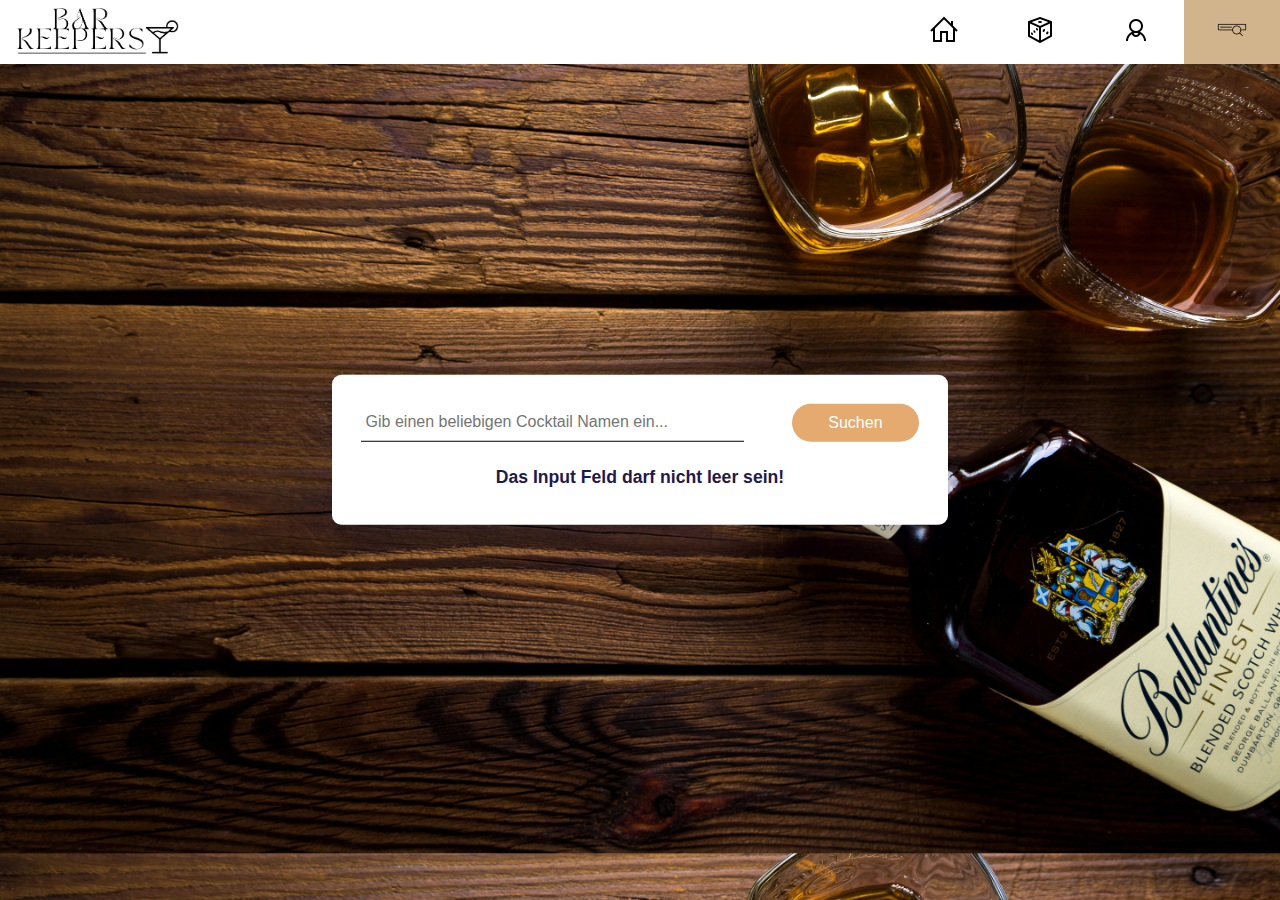
<file: web/index.html>
<!DOCTYPE html>
<html lang="en">
<head>
  <meta charset="UTF-8">
  <meta http-equiv="X-UA-Compatible" content="IE=edge">
  <meta name="viewport" content="width=device-width, initial-scale=1.0">
  <link rel="stylesheet" href="style.css">

  <title>Search</title>
  <link rel="icon" type="image/x-icon" href="/images/cocktailicon.jpg">
</head>
<body>

  <nav class="navigationbar">
    <ul>
      <a href="home.html"><img  class="logo" src="/images/barkeeperslogo (1).png"></a>
    <li style="float:right"><a class="active" href="index.html"><img src="/images/suchen.png" width="50%"></a></li>
    <li style="float:right"><a href="barkeepers.html"><img src="/images/icons8-benutzer-64.png" width="50%"></a></li>
    <li style="float:right"><a href="randomcocktail.html"><img src="/images/icons8-würfel-64.png" width="50%"></a></li>
    <li style="float:right"><a href="home.html"><img src="/images/icons8-startseite-64.png" width="50%"></a></li>
  </ul>
</nav>

  <div class="container">
    <div class="search-container">
      <input
        type="text"
        placeholder="Gib einen beliebigen Cocktail Namen ein..."
        id="user-inp"
        value=""
      /> <!-- Input Feld-->
      <button id="search-btn">Suchen</button>
    </div>
    <div id="result"></div> <!-- Feld mit Text unterhalb der suchbar (Resultat)-->
  </div>

  <script src="script.js"></script>

</body>

</html>
</file>
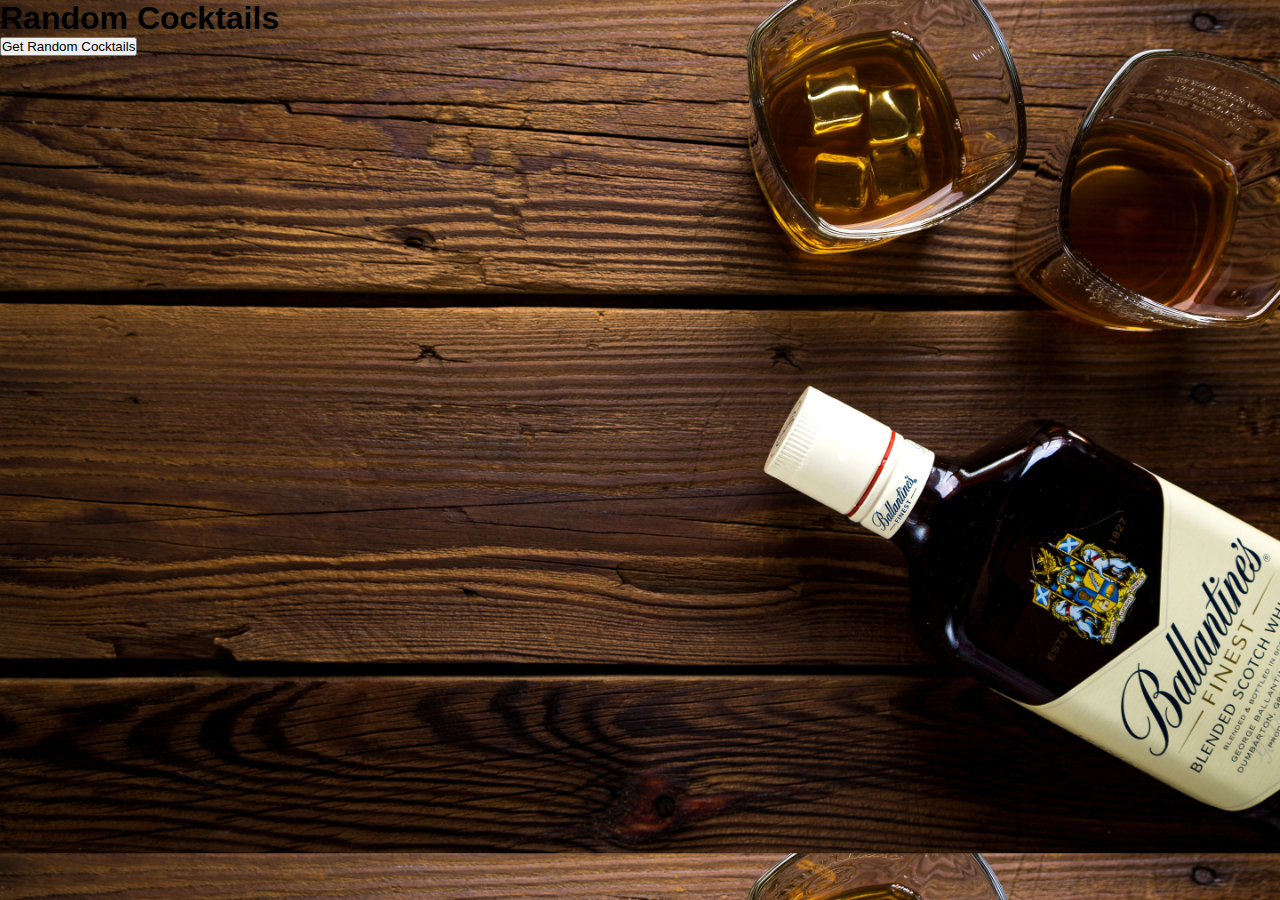
<file: randomcocktail.html>
<!doctype html>
<html>
  <head>
    <link rel="stylesheet" href="/web/style.css">
    <title>Random Cocktails</title>
  </head>
  <body>
    <h1>Random Cocktails</h1>
    <ul id="cocktail-list">
    </ul>
    <button id="get-cocktails-button">Get Random Cocktails</button>

    <script>
      const cocktailList = document.getElementById('cocktail-list');
      const getCocktailsButton = document.getElementById('get-cocktails-button');

      function getRandomCocktails() {
        fetch('https://www.thecocktaildb.com/api/json/v1/1/random.php')
          .then(response => response.json())
          .then(data => {
            const cocktails = data.drinks;
            cocktails.forEach(cocktail => {
              const li = document.createElement('li');
              li.classList.add('cocktail-item');

              const img = document.createElement('img');
              img.classList.add('cocktail-image');
              img.src = cocktail.strDrinkThumb;
              li.appendChild(img);

              const span = document.createElement('span');
              span.classList.add('cocktail-name');
              span.textContent = cocktail.strDrink;
              li.appendChild(span);

              cocktailList.appendChild(li);
            });
          });
      }

      getCocktailsButton.addEventListener('click', getRandomCocktails);
    </script>
  </body>
</html>
</file>
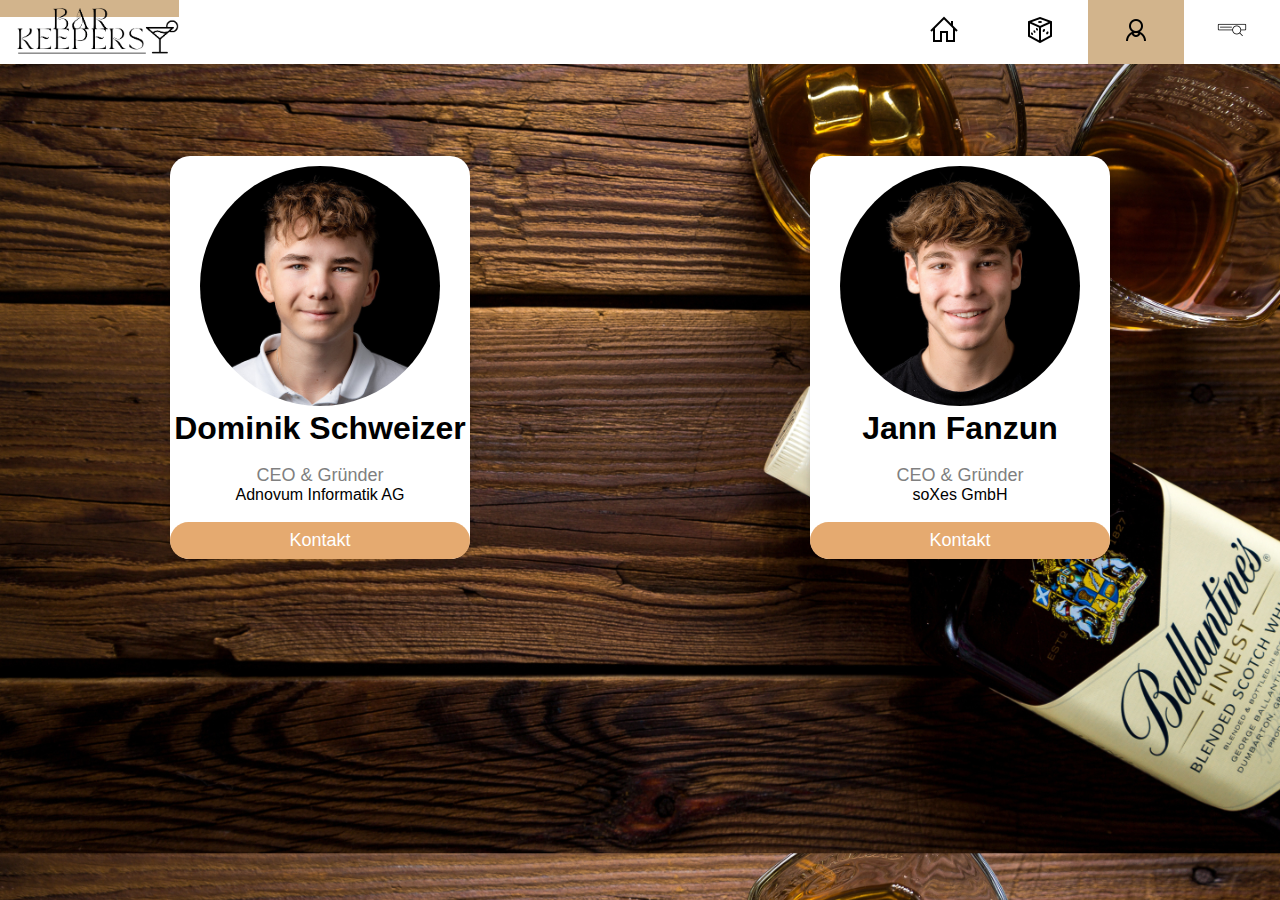
<file: web/barkeepers.html>
<!DOCTYPE html>
<html lang="en">
  <head>
    <meta charset="UTF-8" />
    <meta http-equiv="X-UA-Compatible" content="IE=edge" />
    <meta name="viewport" content="width=device-width, initial-scale=1.0" />
    <link rel="stylesheet" href="style.css" />
    <title>Barkeepers</title>
    <link rel="icon" type="image/x-icon" href="/images/cocktailicon.jpg">
    <link rel="stylesheet" href="https://cdnjs.cloudflare.com/ajax/libs/font-awesome/4.7.0/css/font-awesome.min.css">
<style>

.card {
  box-shadow: 0 4px 8px 0 rgba(0, 0, 0, 0.2);
  max-width: 300px;
  margin: auto;
  text-align: center;
  font-family: arial;
  border-radius: 20px;
  background-color: white;
}

.title {
  color: grey;
  font-size: 18px;
}

button {
  border: none;
  outline: 0;
  display: inline-block;
  padding: 8px;
  color: white;
  background-color: #E5AA70;
  text-align: center;
  cursor: pointer;
  width: 100%;
  font-size: 18px;
  border-radius: 20px;
}

.imgcard{
  border-radius: 200px;
  width: 80%;
  margin-top: 10px;
}

button:hover, a:hover {
  background-color: #D2B48C;

}
</style>
  </head>
  <body>
    <nav class="navigationbar">
      <ul>
        <a href="home.html"><img  class="logo" src="/images/barkeeperslogo (1).png"></a>
        <li style="float:right"><a href="index.html"><img src="/images/suchen.png" width="50%"></a></li>
        <li style="float:right"><a class="active" href="barkeepers.html"><img src="/images/icons8-benutzer-64.png" width="50%"></a></li>
        <li style="float:right"><a href="randomcocktail.html"><img src="/images/icons8-würfel-64.png" width="50%"></a></li>
        <li style="float:right"><a href="home.html"><img src="/images/icons8-startseite-64.png" width="50%"></a></li>
    </ul>
  </nav>

<br>
<div class="container1">
<div class="card">
  <img class="imgcard" src="/images/dominikprofile.png">
  <h1>Dominik Schweizer</h1>
  <br>
  <p class="title">CEO & Gründer</p>
  <p>Adnovum Informatik AG</p>
  <br>
  <p><button>Kontakt</button></p>
</div>
</div>


<div class="container2">
<div class="card">
  <img class="imgcard" src="/images/jannprofile.png">
  <h1>Jann Fanzun</h1>
  <br>
  <p class="title">CEO & Gründer</p>
  <p>soXes GmbH</p>
  <br>
  <p><button>Kontakt</button></p>
</div>
</div>
  </body>
</html>
</file>
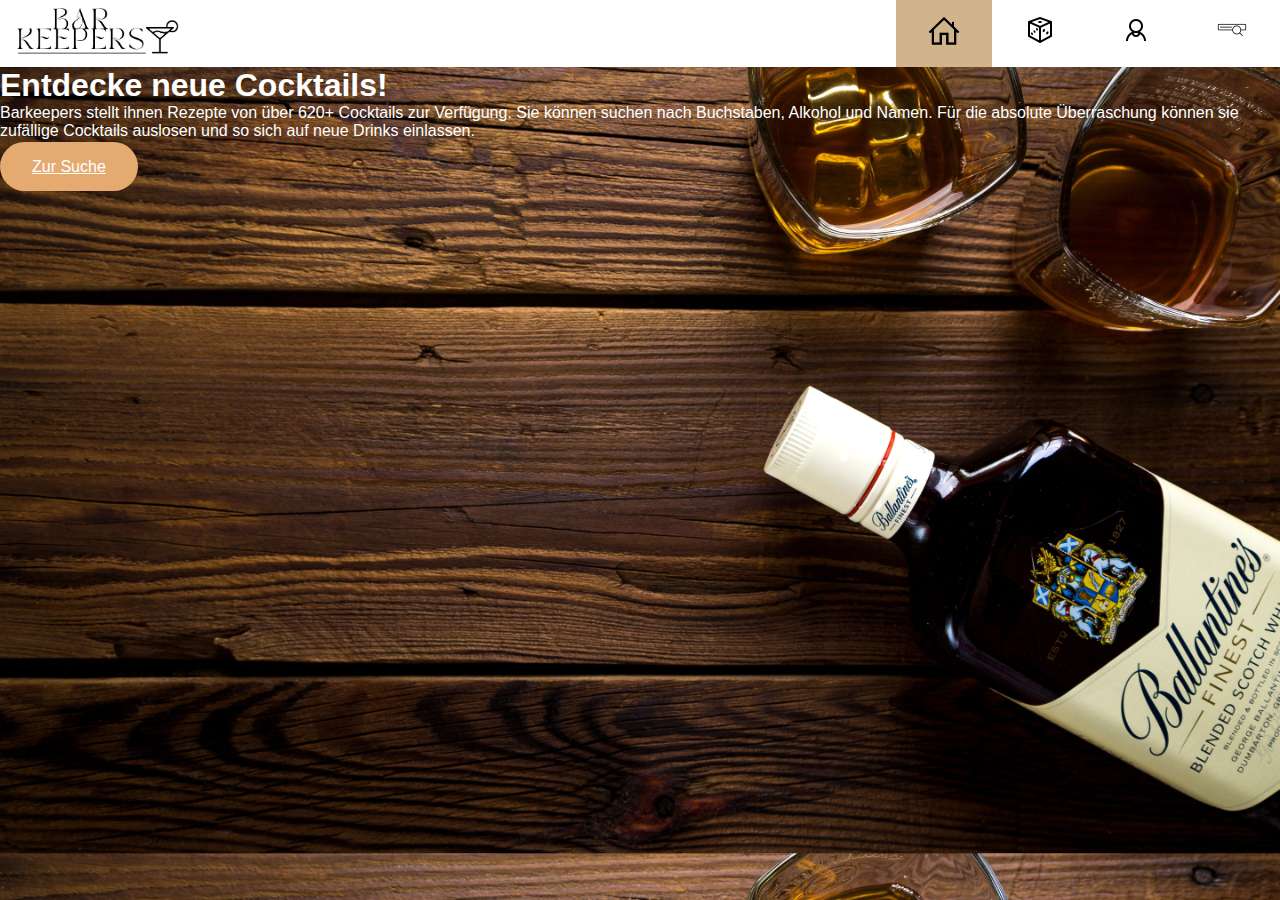
<file: web/home.html>
<!DOCTYPE html>
<html lang="en">
  <head>
    <meta charset="UTF-8" />
    <meta http-equiv="X-UA-Compatible" content="IE=edge" />
    <meta name="viewport" content="width=device-width, initial-scale=1.0" />
    <link rel="stylesheet" href="style.css" />
    <title>Barkeepers</title>
    <link rel="icon" type="image/x-icon" href="/images/cocktailicon.jpg">
    <link rel="stylesheet" href="https://cdn.jsdelivr.net/npm/bootstrap@4.1.3/dist/css/bootstrap.min.css"
      integrity="sha384-MCw98/SFnGE8fJT3GXwEOngsV7Zt27NXFoaoApmYm81iuXoPkFOJwJ8ERdknLPMO"
      crossorigin="anonymous"
    />
    <link
      rel="stylesheet"
      href="https://use.fontawesome.com/releases/v5.5.0/css/all.css">
  </head>
  <body>
    <nav class="navigationbar">
      <ul>
        <a href="home.html"><img  class="logo" src="/images/barkeeperslogo (1).png"></a>
        <li style="float:right"><a href="index.html"><img src="/images/suchen.png" width="50%"></a></li>
        <li style="float:right"><a href="barkeepers.html"><img src="/images/icons8-benutzer-64.png" width="50%"></a></li>
        <li style="float:right"><a href="randomcocktail.html"><img src="/images/icons8-würfel-64.png" width="50%"></a></li>
        <li style="float:right"><a class="active" href="home.html"><img src="/images/icons8-startseite-64.png" width="55%"></a></li>
    </ul>
  </nav>
  <div class="col-md-5 p-lg-5 mx-auto my-5">
    <h1 style="color: white;" class="display-4 font-weight-normal">Entdecke neue Cocktails!</h1>
    <p1 style="color: beige;" class="lead font-weight-normal">
      Barkeepers stellt ihnen Rezepte von über 620+ Cocktails zur Verfügung. Sie können suchen nach Buchstaben, Alkohol und Namen. Für die absolute Überraschung können sie zufällige Cocktails auslosen und so sich auf neue Drinks einlassen.
    </p1>
    <br>
    <br>
    <a class="btn-btn-secondary" href="index.html">Zur Suche</a>
  </div>
  </body>
</html>
</file>
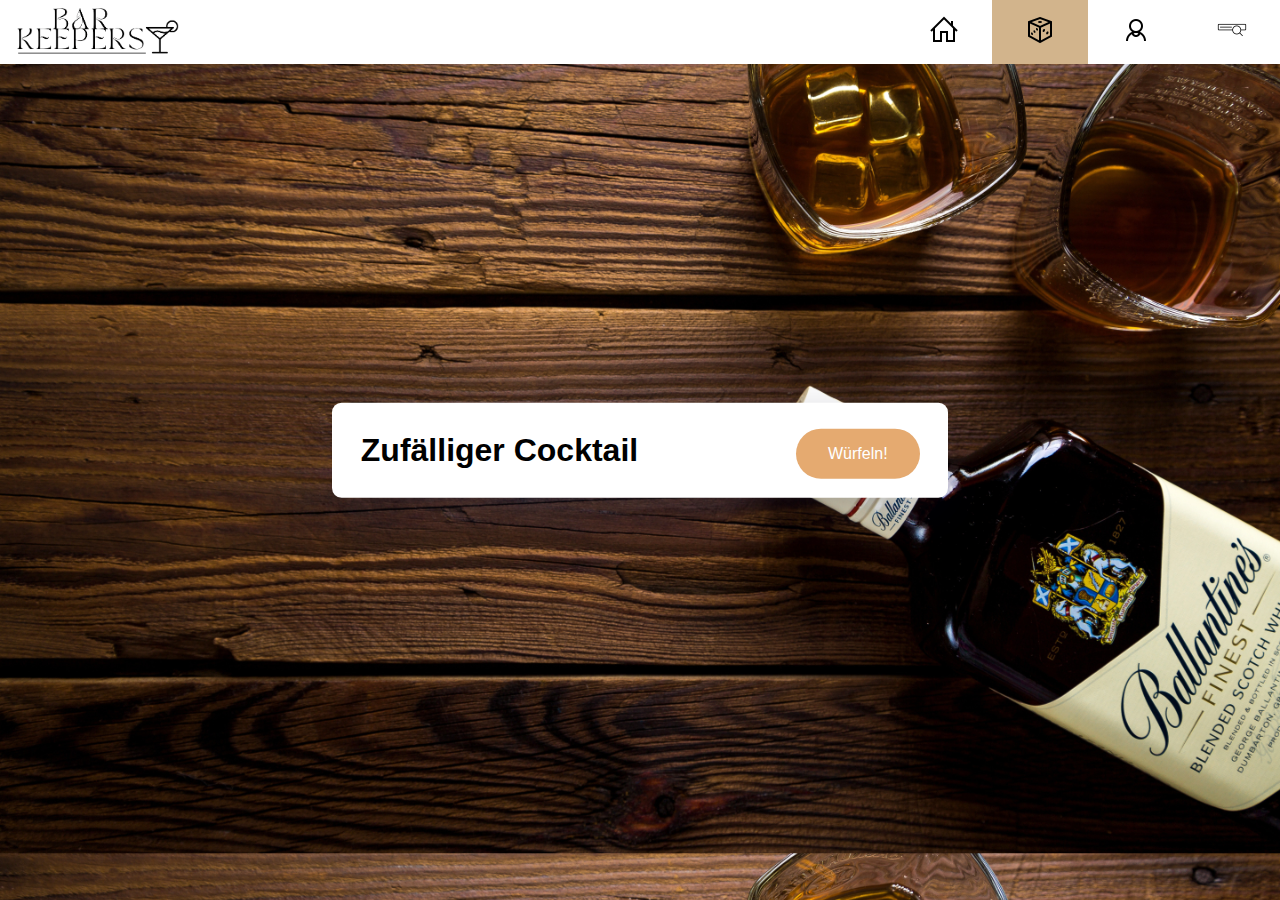
<file: web/randomcocktail.html>
<!doctype html>
<html>
  <head>
    <link rel="stylesheet" href="/web/style.css">
    <title>Get a Random Cocktail</title>
    <link rel="icon" type="image/x-icon" href="/images/cocktailicon.jpg">
  </head>
  <body>
    <nav>
      <nav class="navigationbar">
        <ul>
          <a href="home.html"><img  class="logo" src="/images/barkeeperslogo (1).png"></a>
          <li style="float:right"><a href="index.html"><img src="/images/suchen.png" width="50%"></a></li>
          <li style="float:right"><a href="barkeepers.html"><img src="/images/icons8-benutzer-64.png" width="50%"></a></li>
          <li style="float:right"><a class="active" href="randomcocktail.html"><img src="/images/icons8-würfel-64.png" width="50%"></a></li>
          <li style="float:right"><a href="home.html"><img src="/images/icons8-startseite-64.png" width="50%"></a></li>
      </ul>
    </nav>


    <div class="container">
      <h1>Zufälliger Cocktail</h1>
      <div id="random-btn-container">
        <button id="random-btn">Würfeln!</button>
      </div>
      <div class="random-container">
        <div id="cocktail-list">
        </div>
      </div>
    </div>

    <script>
      const cocktailList = document.getElementById('cocktail-list');
      const getCocktailsButton = document.getElementById('random-btn');

      function getRandomCocktails() {
        fetch('https://www.thecocktaildb.com/api/json/v1/1/random.php')
          .then(response => response.json())
          .then(data => {
            const cocktails = data.drinks;
            cocktails.forEach(cocktail => {
              const li = document.createElement('li');
              li.classList.add('cocktail-item');

              const img = document.createElement('img');
              img.classList.add('cocktail-image');
              img.src = cocktail.strDrinkThumb;
              li.appendChild(img);

              const span = document.createElement('span');
              span.classList.add('cocktail-name');
              span.textContent = cocktail.strDrink;
              li.appendChild(span);

              cocktailList.appendChild(li);
            });
          });
      }

      getCocktailsButton.addEventListener('click', getRandomCocktails);

      let clickCount = 0;

      const button = document.querySelector('button');
      button.addEventListener('click', () => {
      clickCount++;
      if (clickCount >= 3) {
      button.disabled = true;

    }
});
    </script>
  </body>
</html>
</file>
<file: web/style.css>
* {
  padding: 0;
  margin: 0;
  box-sizing: border-box;
  font-family: "Poppins", sans-serif;
}

body {
  height: 100vh;
  background-image: url(/images/neuesbg.jpg);
  background-size: 100%;
}
.container {
  position: absolute;
  transform: translate(-50%, -50%);
  top: 50%;
  left: 50%;
  width: 120vw;
  max-width: 38.5em;
  background-color: #ffffff;
  padding: 1.8em;
  border-radius: 0.6em;
  box-shadow: 0 1em 3em rgba(2, 9, 38, 0.25);
}

.search-container {
  display: grid;
  grid-template-columns: 9fr 3fr;
  gap: 3em;
  margin-bottom: 1.2em;
}

#search-btn:hover {
  background-color: #D2B48C;
  color: white;
}
.search-container input {
  font-size: 1em;
  padding: 0.6em 0.3em;
  border: none;
  outline: none;
  color: #17113e;
  border-bottom: 1.5px solid black;
}

.search-container input:focus {
  border-color: burlywood;
}

.search-container button {
  font-size: 1em;
  border-radius: 2em;
  background-color: #E5AA70;
  border: none;
  outline: none;
  color: #ffffff;
  cursor: pointer;
}

.navigationbar ul {
  list-style-type: none;
  margin: 0;
  padding: 0;
  overflow: hidden;
  background-color: rgb(255, 255, 255);
}

.navigationbar li {
  float: left;
}

.navigationbar li:last-child {
  border-right: none;
}

.navigationbar li a {
  display: block;
  color: white;
  text-align: center;
  padding: 14px 16px;
  text-decoration: none;
  border: none;
}

.navigationbar li a:hover:not(.active) {
  background-color: #EADDCA;
  border: none;
}

.active {
  background-color: #D2B48C;
}

.logo {
  display: inline-block;
  vertical-align: top;
  width: 14%;
  height: 14%;
}

.cocktail-item {
  display: flex;
  align-items: center;
  padding: 0.5em 1em;
}
.cocktail-name {
  font-size: 1.25em;
  font-weight: bold;
}
.cocktail-image {
  width: 50px;
  height: 50px;
  border-radius: 50%;
  margin-right: 0.5em;
}

#result {
  color: #575a7b;
  line-height: 2em;
}
#result img {
  display: block;
  max-width: 12.5em;
  margin: auto;
  border-radius: 200px;
}
#result h2 {
  font-size: 1.25em;
  margin: 0.8em 0 1.6em 0;
  text-align: center;
  text-transform: uppercase;
  font-weight: 600;
  letter-spacing: 0.05em;
  color: #1f194c;
  position: relative;
}
#result h2:before {
  content: "";
  position: absolute;
  width: 15%;
  height: 3px;
  background-color: #E5AA70;
  left: 42.5%;
  bottom: -0.3em;
}
#result h3 {
  font-size: 1.1em;
  font-weight: 600;
  margin-bottom: 0.2em;
  color: #1f194c;
}
#result ul {
  margin-bottom: 1em;
  margin-left: 1.8em;
  display: grid;
  grid-template-columns: auto auto;
}
#result li {
  margin-bottom: 0.3em;
}
#result p {
  text-align: justify;
  font-weight: 400;
  font-size: 0.95em;
}
.msg {
  text-align: center;
}

@media screen and (max-width: 600px) {
  .container {
    font-size: 14px;
  }
  .container1 {
    font-size: 14px;
  }
  .container2 {
    font-size: 14px;
  }
}

#random-btn {
  position: fixed;
  left: 75%;
  bottom: 15.5%;
  background-color: #E5AA70;
  border-radius: 2em;
  border: none;
  padding: 16px 32px;
  text-align: center;
  text-decoration: none;
  display: inline-block;
  font-size: 16px;
  margin: 4px 2px;
  transition-duration: 0.4s;
  cursor: pointer;
  color: white;
}

#random-btn:hover {
  background-color: #D2B48C;
  color: white;
}

.btn-btn-secondary{
  background-color: #E5AA70;
  border-radius: 2em;
  padding: 16px 32px;
  color: white;

}

.btn-btn-secondary:hover{
  background-color: #D2B48C;
  color: white;
}

p1 {
  color: white !important;
}

.container1 {
  position: absolute;
  transform: translate(-50%, -50%);
  margin-top: 21%;
  left: 25%;
  width: 120vw;
  max-width: 35em;
  height: 35vw;
  background-color: transparent;
  padding: 1.8em;
  border-radius: 0.6em;
}
.container2 {
  position: absolute;
  transform: translate(-50%, -50%);
  margin-top: 21%;
  left: 75%;
  width: 120vw;
  max-width: 35em;
  height: 35vw;
  background-color: transparent;
  padding: 1.8em;
  border-radius: 0.6em;
}
</file>
